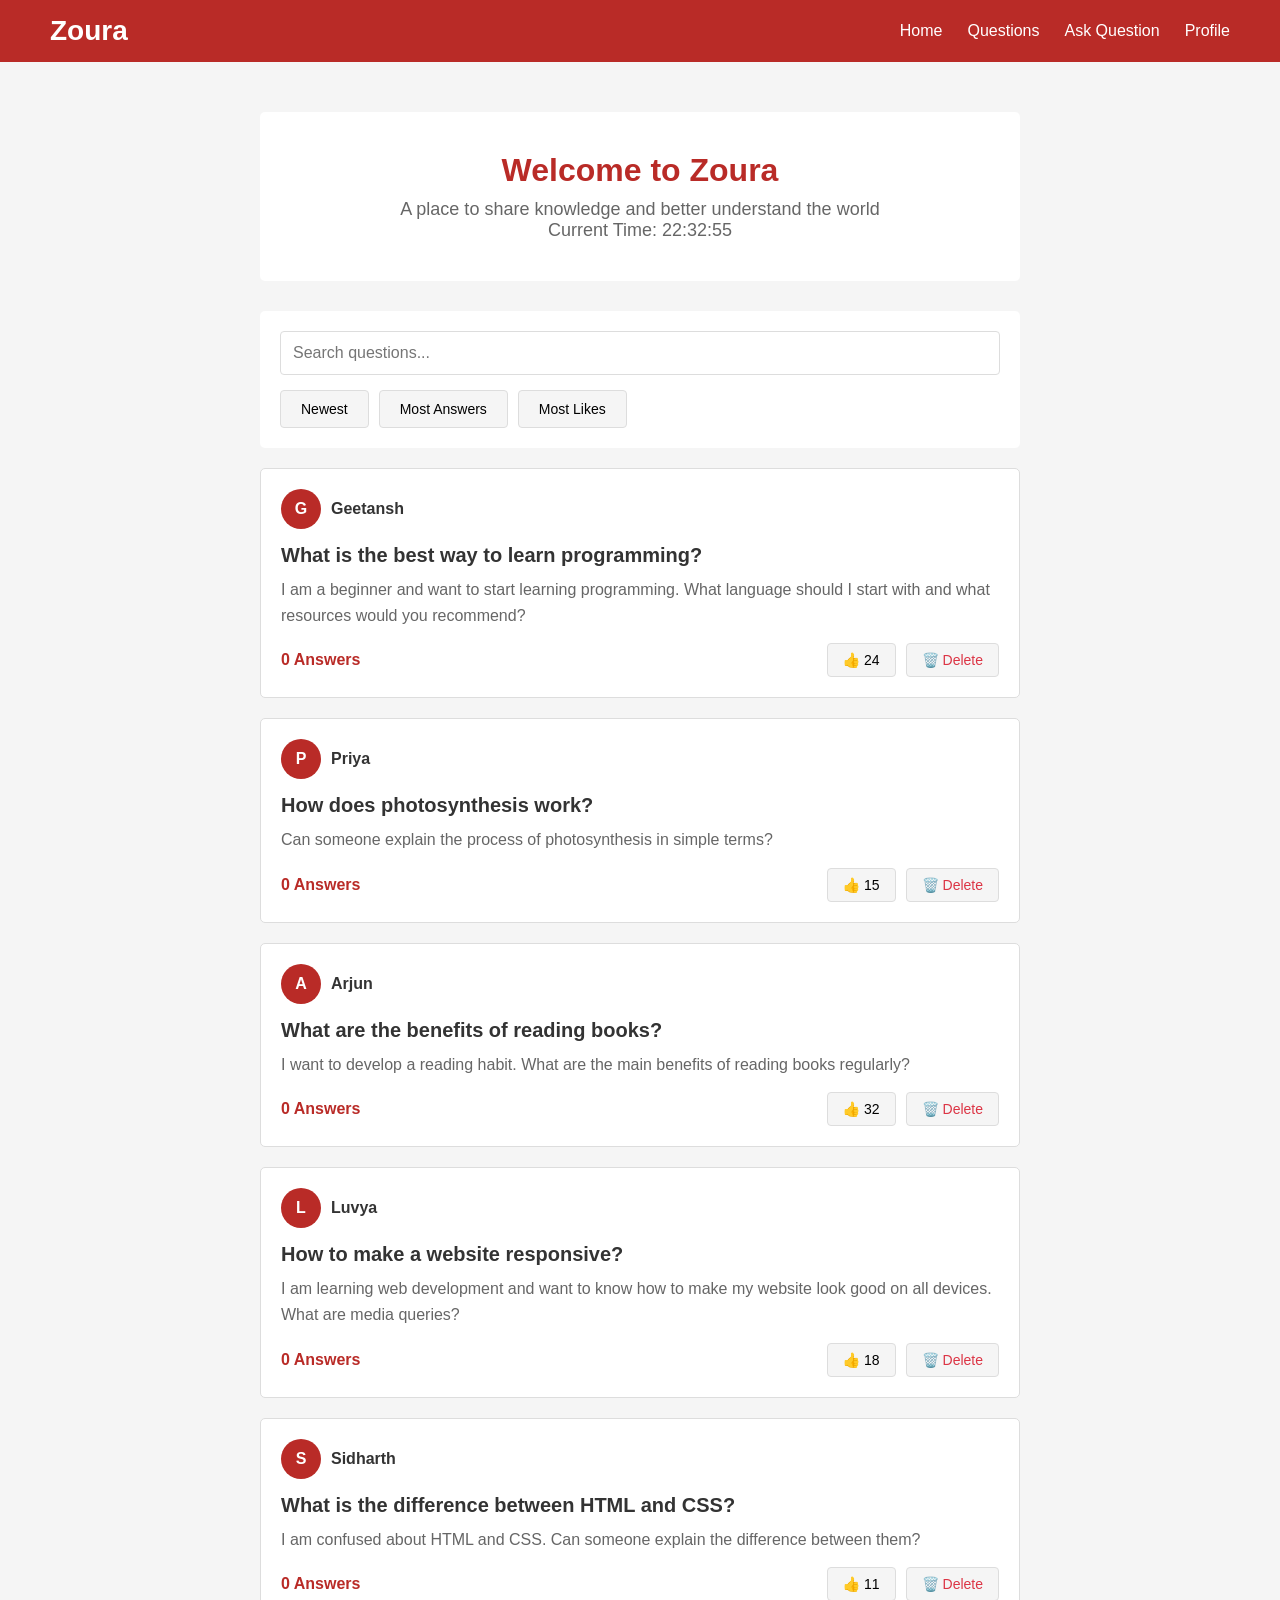
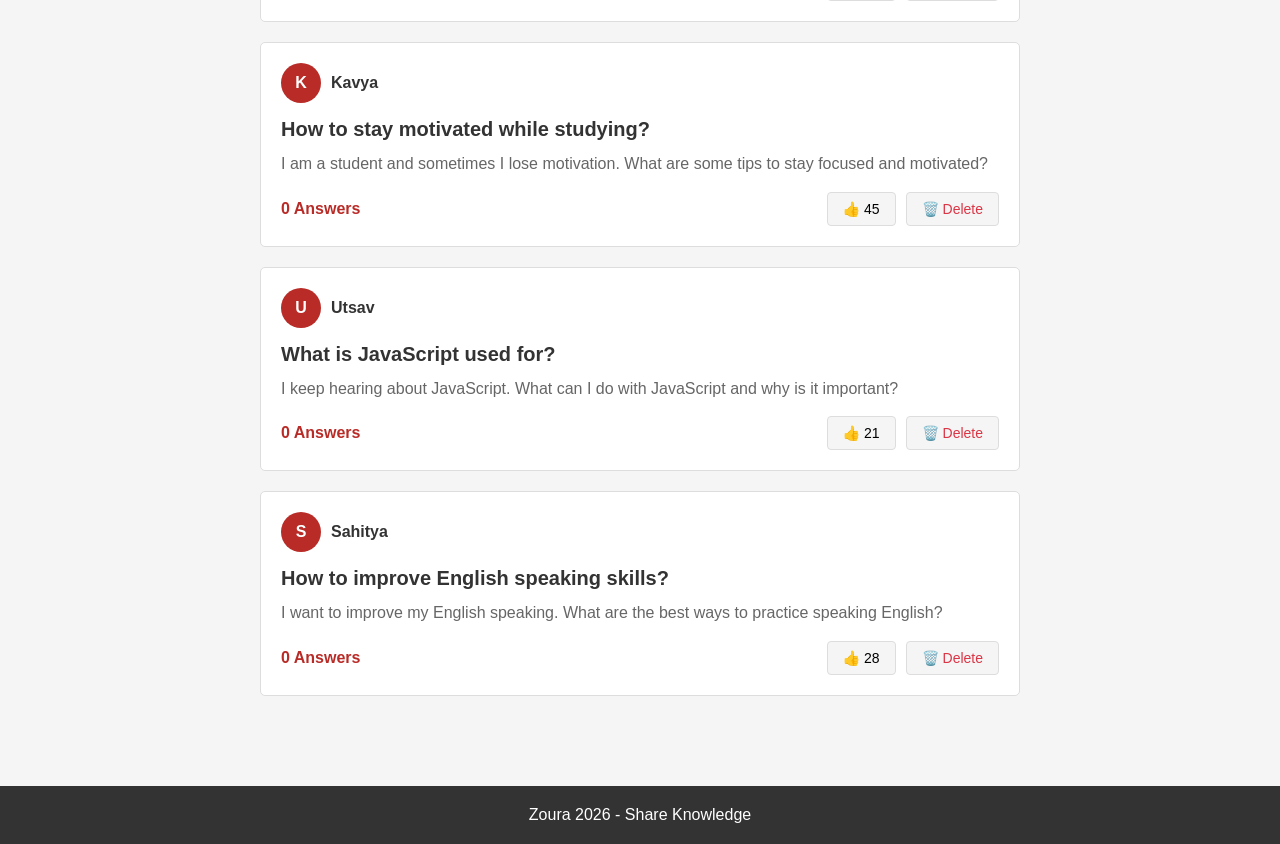
<file: index.html>
<!DOCTYPE html>
<html>

<head>
    <title>Zoura - Home</title>
    <link rel="stylesheet" href="style.css">
    <script src="script.js"></script>
    <meta name="viewport" content="width=device-width, initial-scale=1.0">
</head>

<body>
    <div class="header">
        <div class="logo">Zoura</div>
        <div class="nav">
            <a href="index.html">Home</a>
            <a href="questions.html">Questions</a>
            <a href="ask.html">Ask Question</a>
            <a href="profile.html">Profile</a>
        </div>
    </div>

    <div class="container">
        <div class="welcome">
            <h1>Welcome to Zoura</h1>
            <p>A place to share knowledge and better understand the world</p>
            <p id="currentTime"></p>
        </div>

        <div class="search-sort-box">
            <input type="text" id="searchInput" placeholder="Search questions..." onkeyup="searchQuestions()">
            <div class="sort-buttons">
                <button onclick="sortQuestions('newest')" class="sort-btn">Newest</button>
                <button onclick="sortQuestions('answers')" class="sort-btn">Most Answers</button>
                <button onclick="sortQuestions('likes')" class="sort-btn">Most Likes</button>
            </div>
        </div>

        <div id="questionsContainer"></div>
    </div>

    <div class="footer">
        <p>Zoura 2026 - Share Knowledge</p>
    </div>
</body>

</html>
</file>
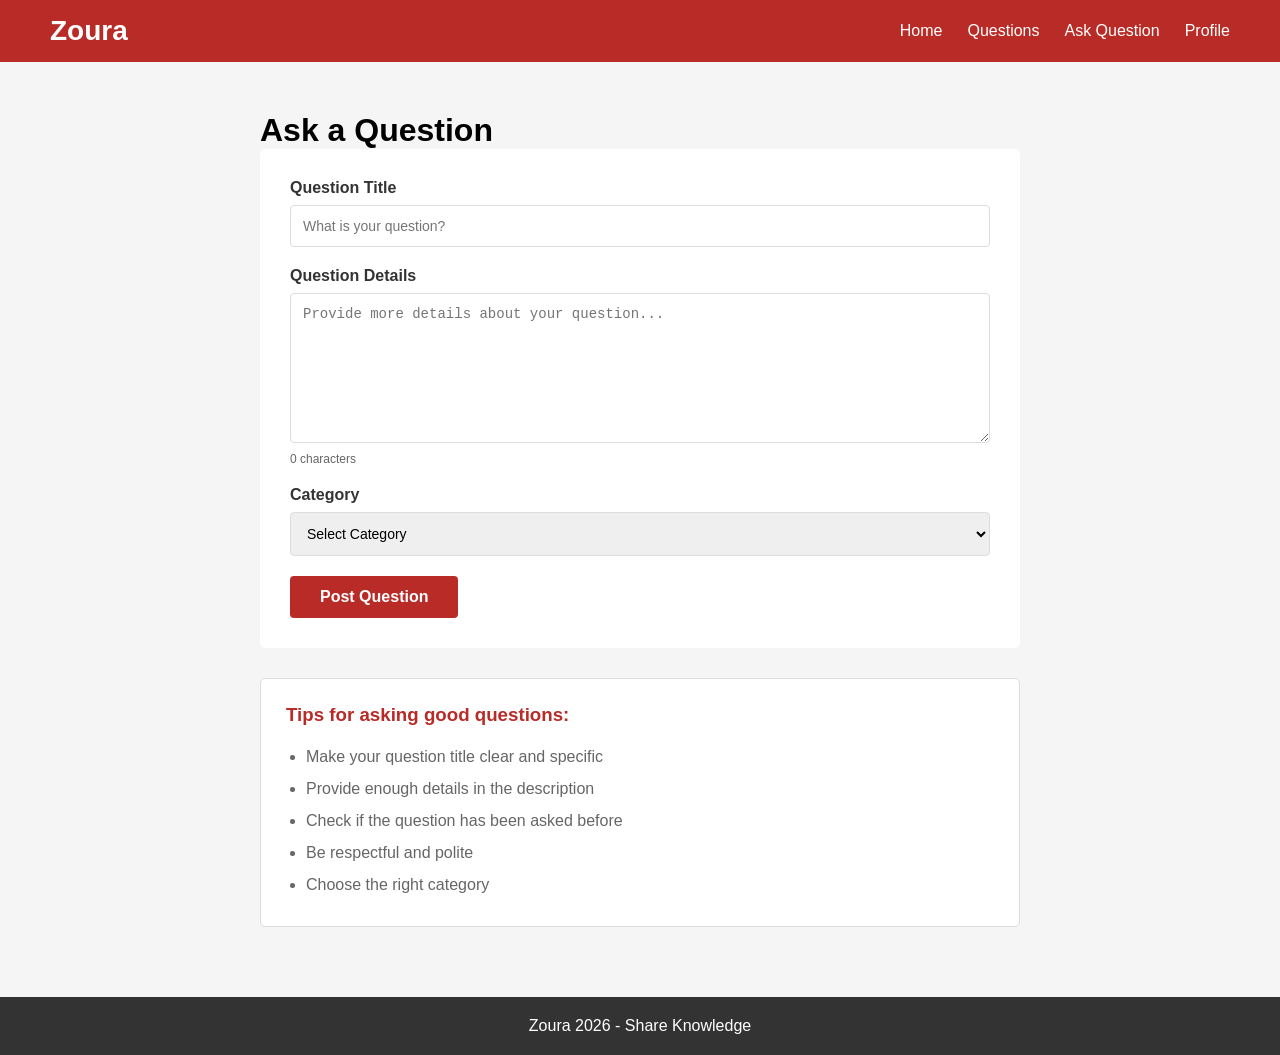
<file: ask.html>
<!DOCTYPE html>
<html>

<head>
    <title>Zoura - Ask Question</title>
    <link rel="stylesheet" href="style.css">
    <script src="script.js"></script>
    <meta name="viewport" content="width=device-width, initial-scale=1.0">
</head>

<body>
    <div class="header">
        <div class="logo">Zoura</div>
        <div class="nav">
            <a href="index.html">Home</a>
            <a href="questions.html">Questions</a>
            <a href="ask.html">Ask Question</a>
            <a href="profile.html">Profile</a>
        </div>
    </div>

    <div class="container">
        <h1>Ask a Question</h1>

        <div class="form-box">
            <div class="form-group">
                <label>Question Title</label>
                <input type="text" id="questionTitle" placeholder="What is your question?">
            </div>

            <div class="form-group">
                <label>Question Details</label>
                <textarea id="questionDetails" placeholder="Provide more details about your question..."
                    oninput="updateCharCount()"></textarea>
                <div id="charCount" class="char-count">0 characters</div>
            </div>

            <div class="form-group">
                <label>Category</label>
                <select id="questionCategory">
                    <option>Select Category</option>
                    <option>Technology</option>
                    <option>Science</option>
                    <option>Education</option>
                    <option>Health</option>
                    <option>Sports</option>
                    <option>Other</option>
                </select>
            </div>

            <button class="submit-btn" onclick="postQuestion()">Post Question</button>
        </div>

        <div class="tips-box">
            <h3>Tips for asking good questions:</h3>
            <ul>
                <li>Make your question title clear and specific</li>
                <li>Provide enough details in the description</li>
                <li>Check if the question has been asked before</li>
                <li>Be respectful and polite</li>
                <li>Choose the right category</li>
            </ul>
        </div>
    </div>

    <div class="footer">
        <p>Zoura 2026 - Share Knowledge</p>
    </div>
</body>

</html>
</file>
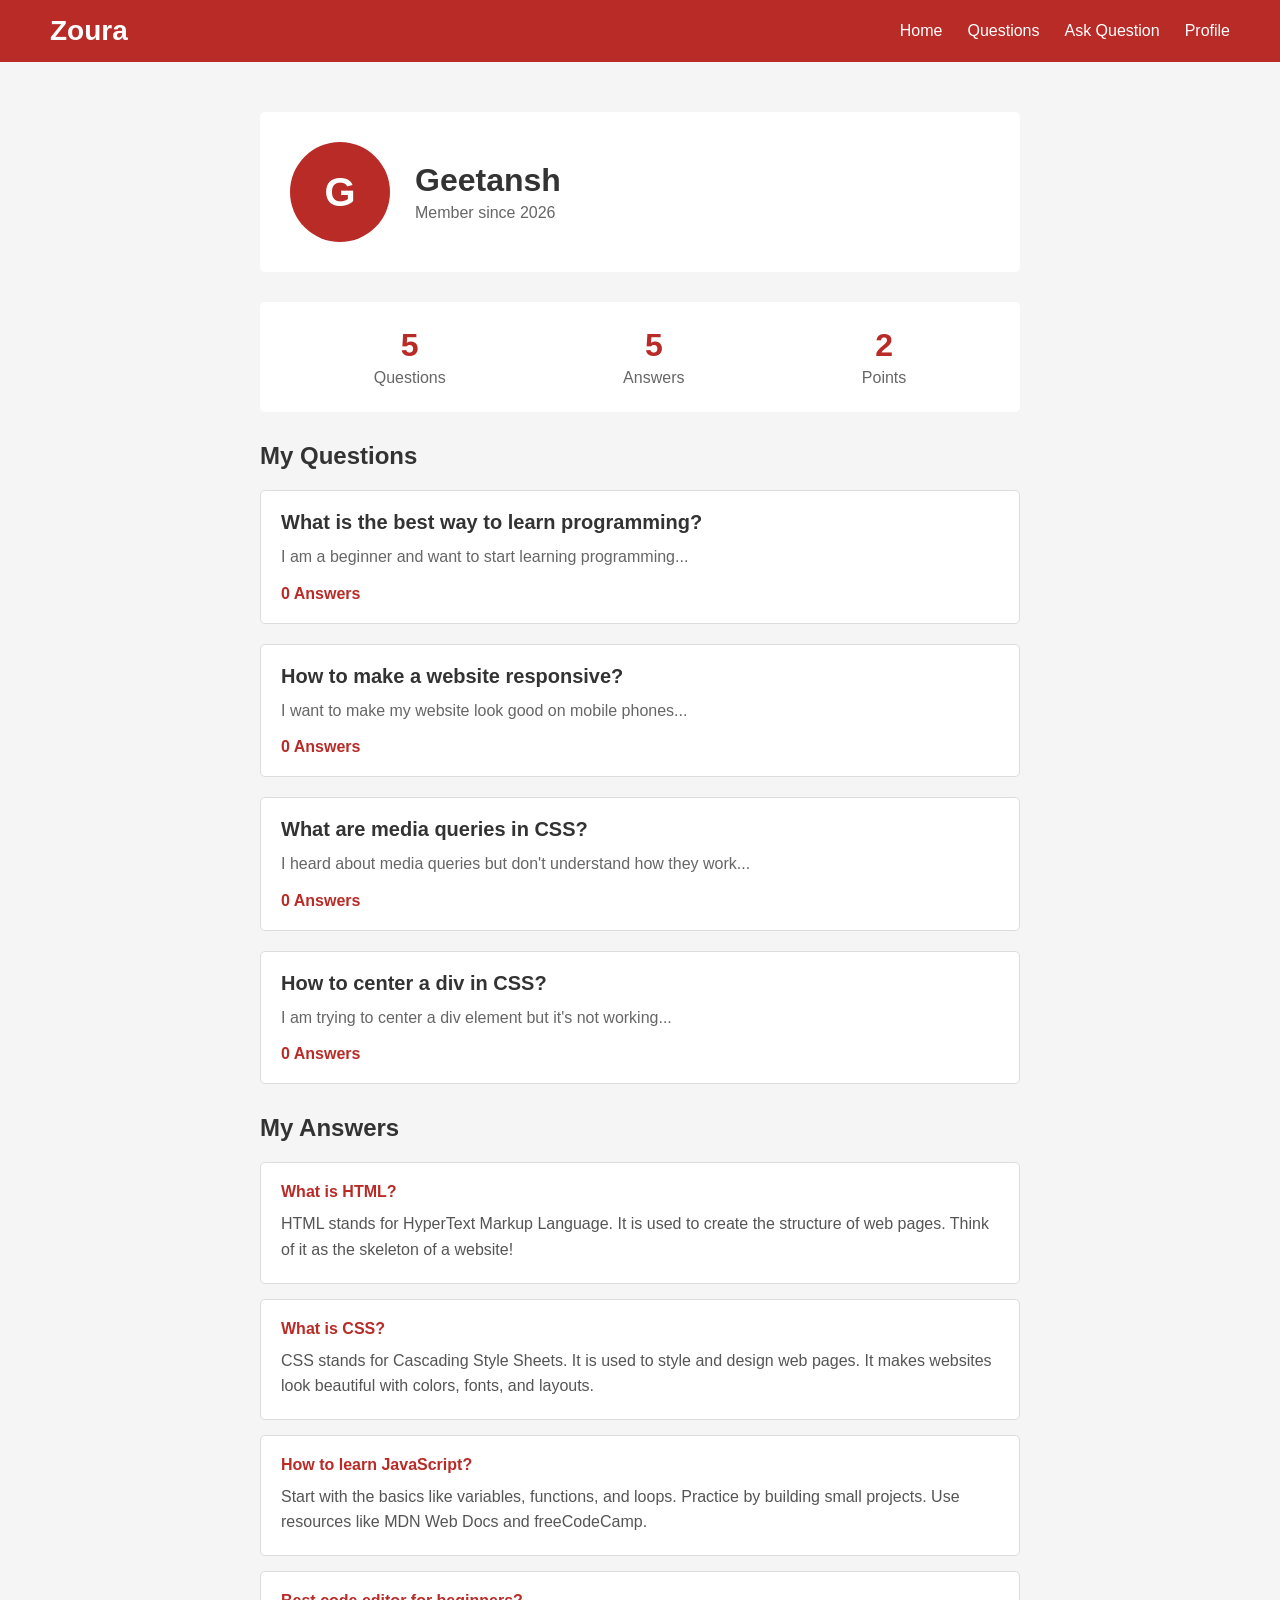
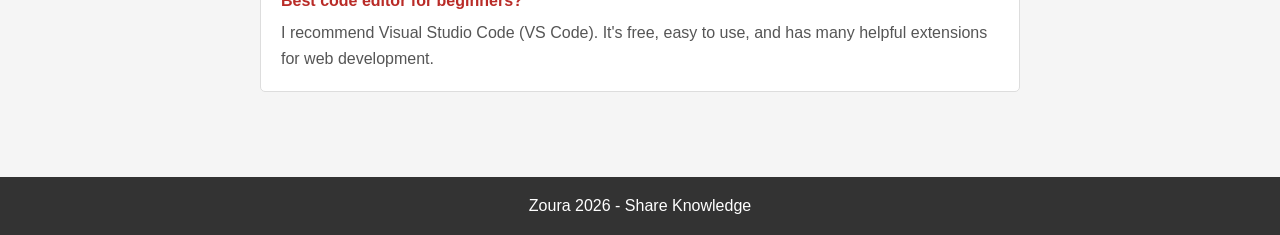
<file: profile.html>
<!DOCTYPE html>
<html>

<head>
    <title>Zoura - Profile</title>
    <link rel="stylesheet" href="style.css">
    <meta name="viewport" content="width=device-width, initial-scale=1.0">
</head>

<body>
    <div class="header">
        <div class="logo">Zoura</div>
        <div class="nav">
            <a href="index.html">Home</a>
            <a href="questions.html">Questions</a>
            <a href="ask.html">Ask Question</a>
            <a href="profile.html">Profile</a>
        </div>
    </div>

    <div class="container">
        <div class="profile-header">
            <div class="profile-pic-large">G</div>
            <div class="profile-info">
                <h1>Geetansh</h1>
                <p>Member since 2026</p>
            </div>
        </div>

        <div class="stats-box">
            <div class="stat">
                <div class="stat-number">5</div>
                <div class="stat-label">Questions</div>
            </div>
            <div class="stat">
                <div class="stat-number">5</div>
                <div class="stat-label">Answers</div>
            </div>
            <div class="stat">
                <div class="stat-number">2</div>
                <div class="stat-label">Points</div>
            </div>
        </div>

        <h2>My Questions</h2>

        <div class="question-box">
            <div class="question-title">What is the best way to learn programming?</div>
            <div class="question-text">I am a beginner and want to start learning programming...</div>
            <div class="answer-count">0 Answers</div>
        </div>

        <div class="question-box">
            <div class="question-title">How to make a website responsive?</div>
            <div class="question-text">I want to make my website look good on mobile phones...</div>
            <div class="answer-count">0 Answers</div>
        </div>

        <div class="question-box">
            <div class="question-title">What are media queries in CSS?</div>
            <div class="question-text">I heard about media queries but don't understand how they work...</div>
            <div class="answer-count">0 Answers</div>
        </div>

        <div class="question-box">
            <div class="question-title">How to center a div in CSS?</div>
            <div class="question-text">I am trying to center a div element but it's not working...</div>
            <div class="answer-count">0 Answers</div>
        </div>

        <h2>My Answers</h2>

        <div class="answer-box">
            <div class="question-title-small">What is HTML?</div>
            <div class="answer-text">HTML stands for HyperText Markup Language. It is used to create the structure of
                web pages. Think of it as the skeleton of a website!</div>
        </div>

        <div class="answer-box">
            <div class="question-title-small">What is CSS?</div>
            <div class="answer-text">CSS stands for Cascading Style Sheets. It is used to style and design web pages. It
                makes websites look beautiful with colors, fonts, and layouts.</div>
        </div>

        <div class="answer-box">
            <div class="question-title-small">How to learn JavaScript?</div>
            <div class="answer-text">Start with the basics like variables, functions, and loops. Practice by building
                small projects. Use resources like MDN Web Docs and freeCodeCamp.</div>
        </div>

        <div class="answer-box">
            <div class="question-title-small">Best code editor for beginners?</div>
            <div class="answer-text">I recommend Visual Studio Code (VS Code). It's free, easy to use, and has many
                helpful extensions for web development.</div>
        </div>
    </div>

    <div class="footer">
        <p>Zoura 2026 - Share Knowledge</p>
    </div>
</body>

</html>
</file>
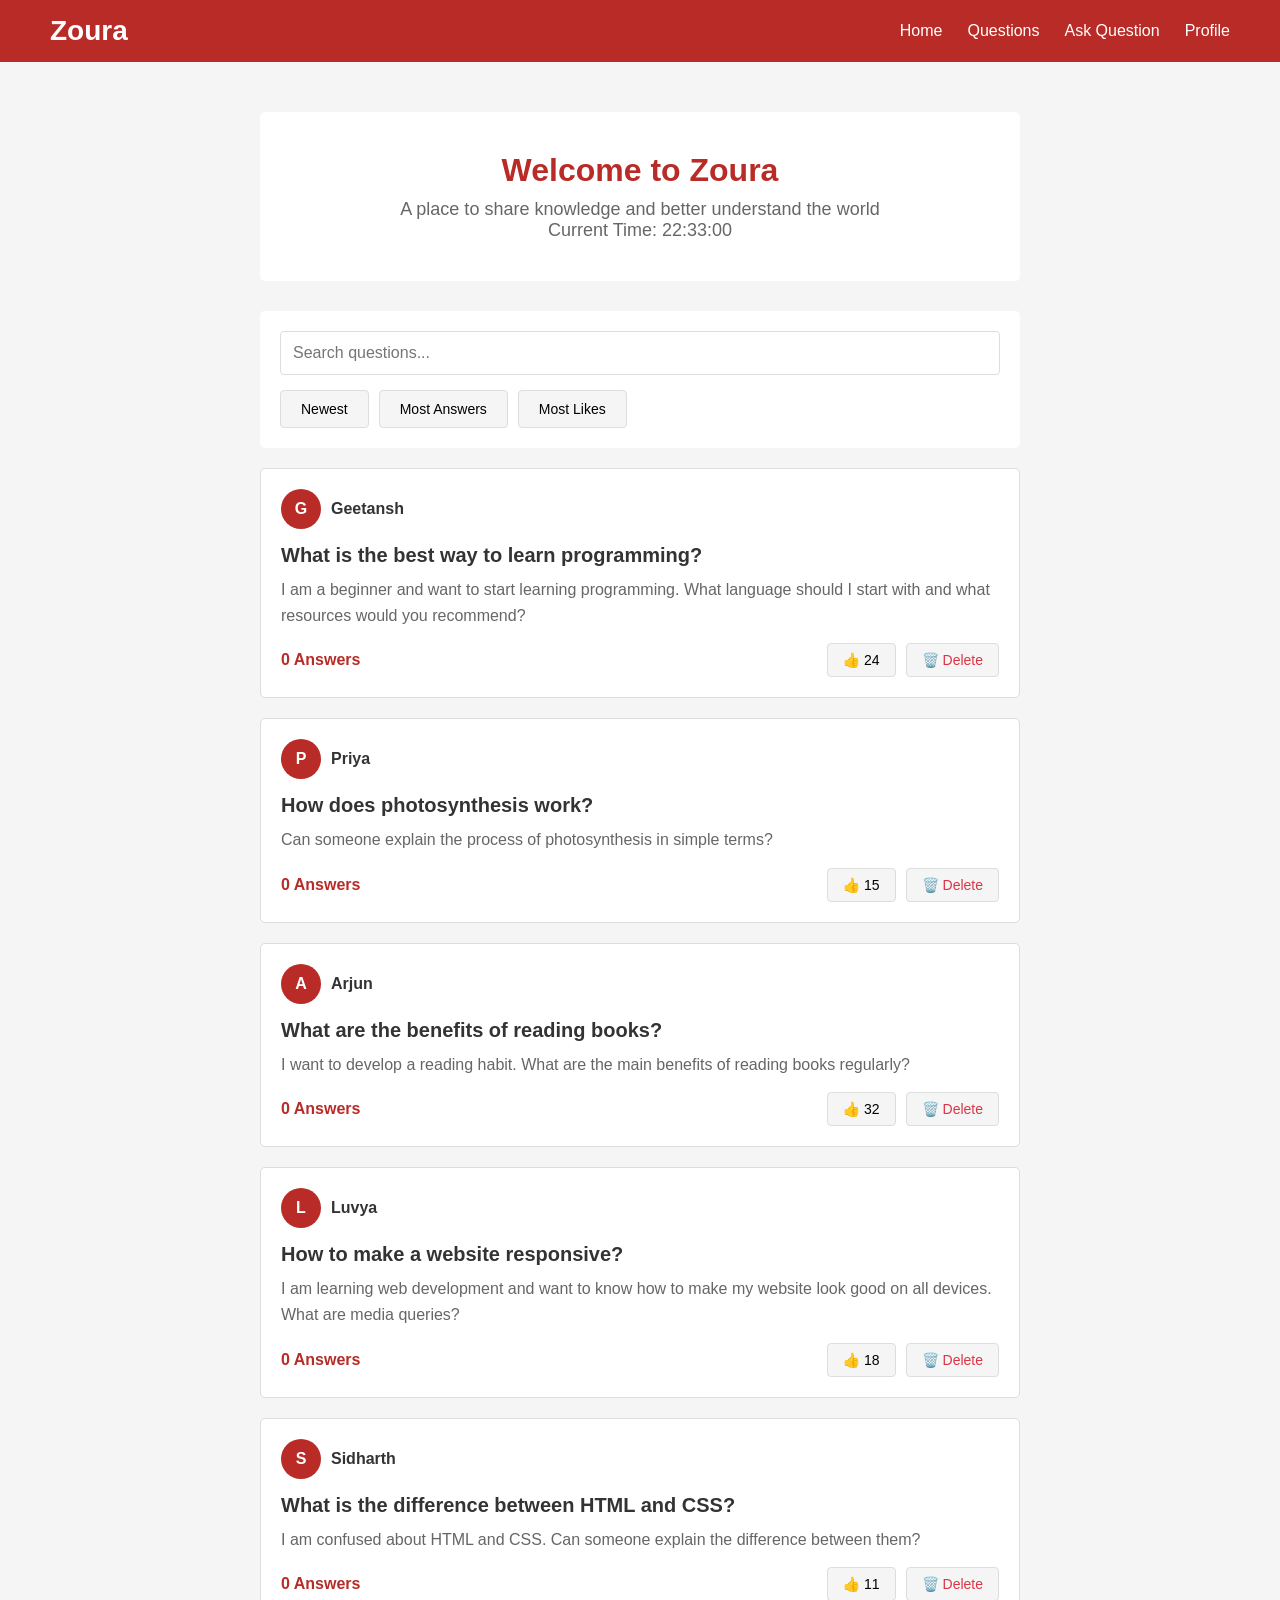
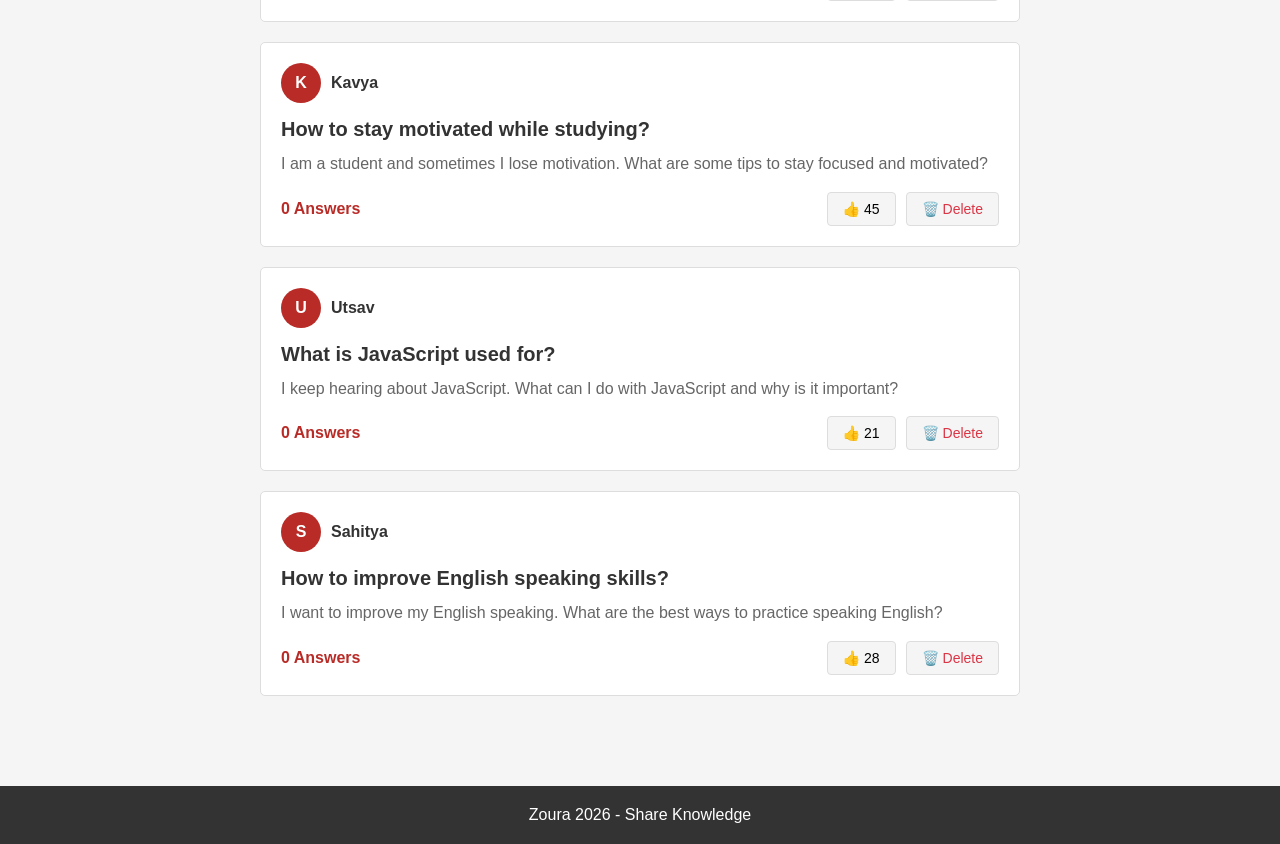
<file: question-detail.html>
<!DOCTYPE html>
<html>

<head>
    <title>Zoura - Question Details</title>
    <link rel="stylesheet" href="style.css">
    <script src="script.js"></script>
    <meta name="viewport" content="width=device-width, initial-scale=1.0">
</head>

<body>
    <div class="header">
        <div class="logo">Zoura</div>
        <div class="nav">
            <a href="index.html">Home</a>
            <a href="questions.html">Questions</a>
            <a href="ask.html">Ask Question</a>
            <a href="profile.html">Profile</a>
        </div>
    </div>

    <div class="container">
        <div class="question-detail">
            <div class="user-info">
                <div class="user-pic" id="questionInitial">U</div>
                <div class="user-name" id="questionUser">User Name</div>
            </div>
            <div class="question-title" id="questionTitle">Question Title</div>
            <div class="question-text" id="questionText">Question text will appear here...</div>
            <div class="question-stats">
                <span>👍 <span id="questionLikes">0</span> likes</span>
            </div>
        </div>

        <h2>Answers</h2>
        <div id="answersContainer"></div>

        <h3>Your Answer</h3>
        <div class="answer-form">
            <textarea id="answerInput" placeholder="Write your answer here..." rows="6"></textarea>
            <button class="submit-btn" onclick="postAnswer()">Post Answer</button>
        </div>
    </div>

    <div class="footer">
        <p>Zoura 2026 - Share Knowledge</p>
    </div>

    <script>
        window.onload = function () {
            loadQuestionDetail();
        };
    </script>
</body>

</html>
</file>
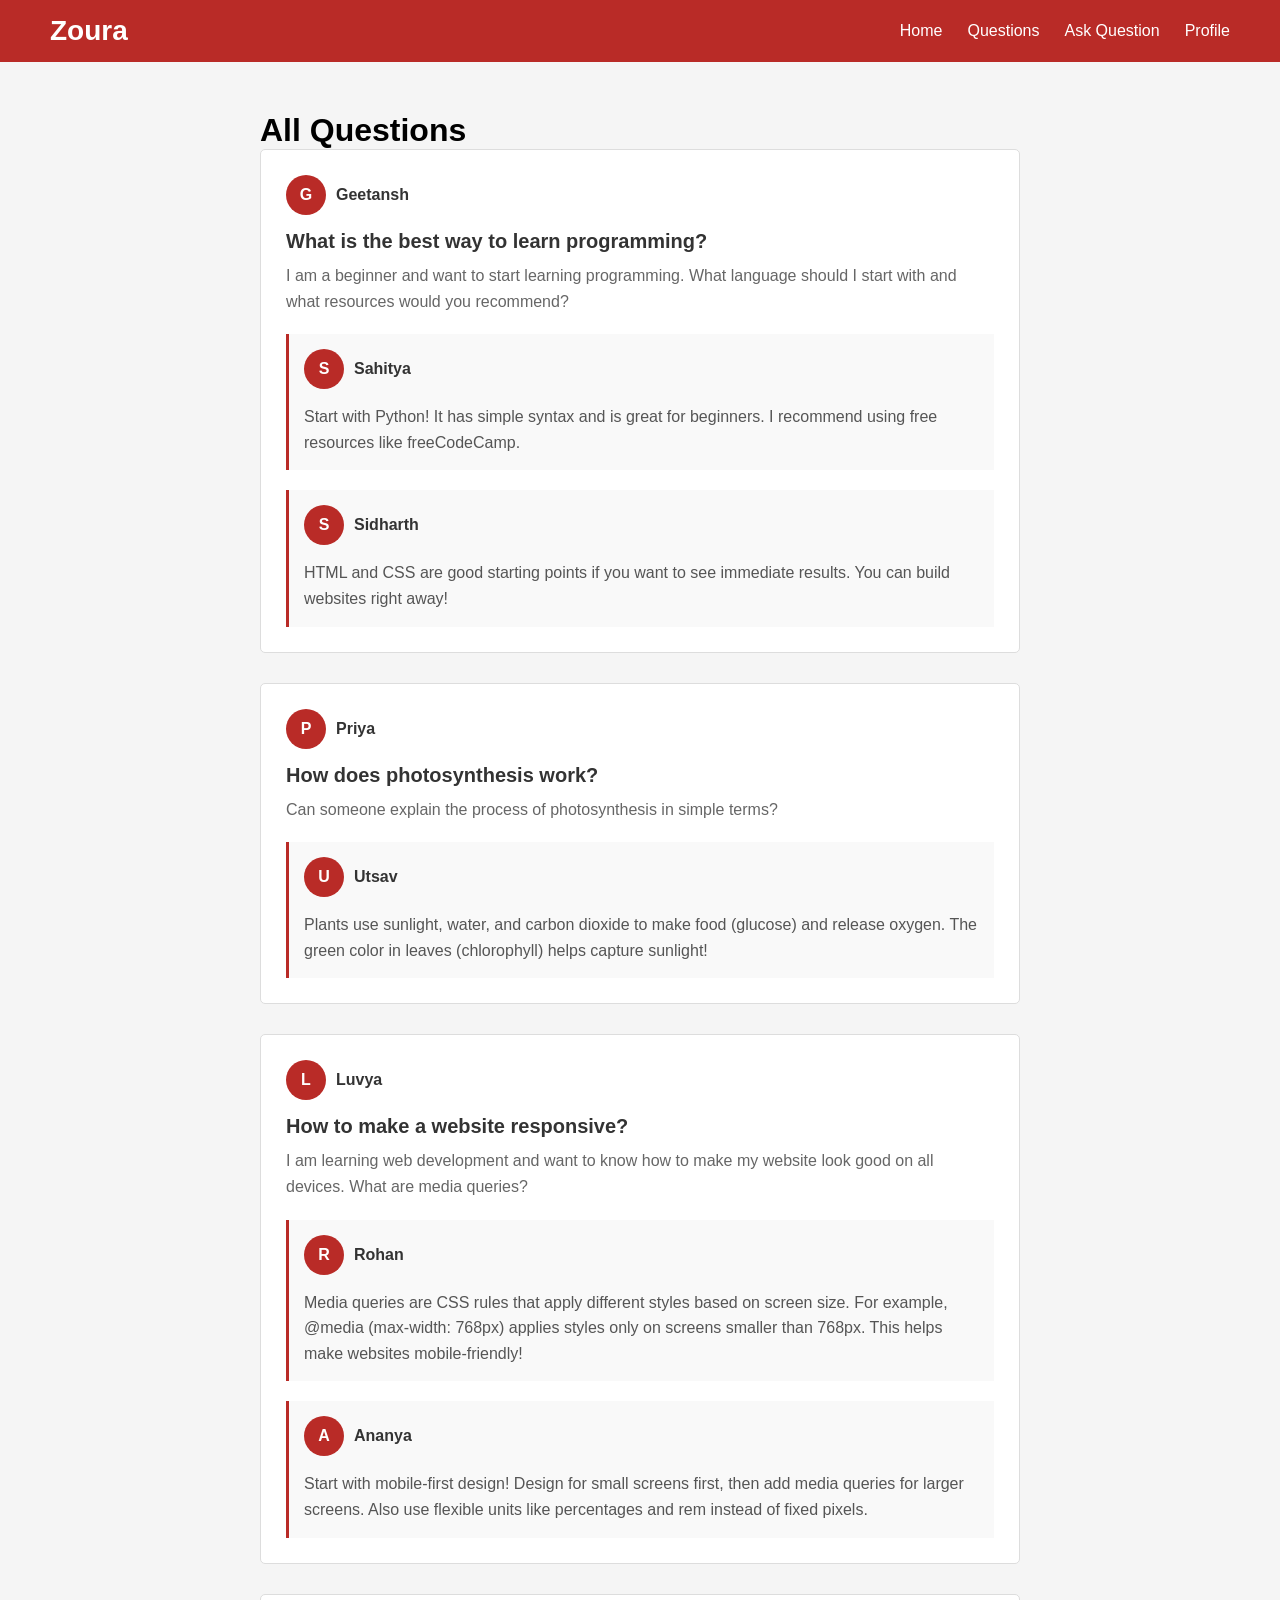
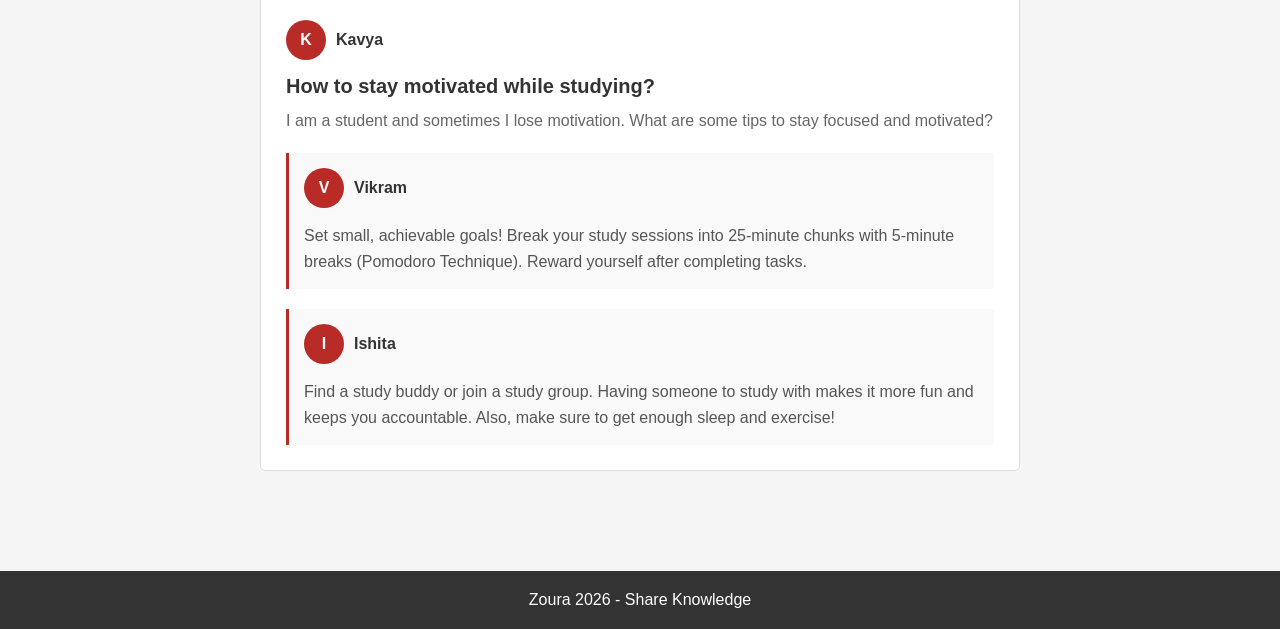
<file: questions.html>
<!DOCTYPE html>
<html>

<head>
    <title>Zoura - Questions</title>
    <link rel="stylesheet" href="style.css">
    <meta name="viewport" content="width=device-width, initial-scale=1.0">
</head>

<body>
    <div class="header">
        <div class="logo">Zoura</div>
        <div class="nav">
            <a href="index.html">Home</a>
            <a href="questions.html">Questions</a>
            <a href="ask.html">Ask Question</a>
            <a href="profile.html">Profile</a>
        </div>
    </div>

    <div class="container">
        <h1>All Questions</h1>

        <div class="question-detail">
            <div class="user-info">
                <div class="user-pic">G</div>
                <div class="user-name">Geetansh</div>
            </div>
            <div class="question-title">What is the best way to learn programming?</div>
            <div class="question-text">I am a beginner and want to start learning programming. What language should I
                start with and what resources would you recommend?</div>

            <div class="answer">
                <div class="user-info">
                    <div class="user-pic">S</div>
                    <div class="user-name">Sahitya</div>
                </div>
                <div class="answer-text">Start with Python! It has simple syntax and is great for beginners. I recommend
                    using free resources like freeCodeCamp.</div>
            </div>

            <div class="answer">
                <div class="user-info">
                    <div class="user-pic">S</div>
                    <div class="user-name">Sidharth</div>
                </div>
                <div class="answer-text">HTML and CSS are good starting points if you want to see immediate results. You
                    can build websites right away!</div>
            </div>
        </div>

        <div class="question-detail">
            <div class="user-info">
                <div class="user-pic">P</div>
                <div class="user-name">Priya</div>
            </div>
            <div class="question-title">How does photosynthesis work?</div>
            <div class="question-text">Can someone explain the process of photosynthesis in simple terms?</div>

            <div class="answer">
                <div class="user-info">
                    <div class="user-pic">U</div>
                    <div class="user-name">Utsav</div>
                </div>
                <div class="answer-text">Plants use sunlight, water, and carbon dioxide to make food (glucose) and
                    release oxygen. The green color in leaves (chlorophyll) helps capture sunlight!</div>
            </div>
        </div>

        <div class="question-detail">
            <div class="user-info">
                <div class="user-pic">L</div>
                <div class="user-name">Luvya</div>
            </div>
            <div class="question-title">How to make a website responsive?</div>
            <div class="question-text">I am learning web development and want to know how to make my website look good
                on all devices. What are media queries?</div>

            <div class="answer">
                <div class="user-info">
                    <div class="user-pic">R</div>
                    <div class="user-name">Rohan</div>
                </div>
                <div class="answer-text">Media queries are CSS rules that apply different styles based on screen size.
                    For example, @media (max-width: 768px) applies styles only on screens smaller than 768px. This helps
                    make websites mobile-friendly!</div>
            </div>

            <div class="answer">
                <div class="user-info">
                    <div class="user-pic">A</div>
                    <div class="user-name">Ananya</div>
                </div>
                <div class="answer-text">Start with mobile-first design! Design for small screens first, then add media
                    queries for larger screens. Also use flexible units like percentages and rem instead of fixed
                    pixels.</div>
            </div>
        </div>

        <div class="question-detail">
            <div class="user-info">
                <div class="user-pic">K</div>
                <div class="user-name">Kavya</div>
            </div>
            <div class="question-title">How to stay motivated while studying?</div>
            <div class="question-text">I am a student and sometimes I lose motivation. What are some tips to stay
                focused and motivated?</div>

            <div class="answer">
                <div class="user-info">
                    <div class="user-pic">V</div>
                    <div class="user-name">Vikram</div>
                </div>
                <div class="answer-text">Set small, achievable goals! Break your study sessions into 25-minute chunks
                    with 5-minute breaks (Pomodoro Technique). Reward yourself after completing tasks.</div>
            </div>

            <div class="answer">
                <div class="user-info">
                    <div class="user-pic">I</div>
                    <div class="user-name">Ishita</div>
                </div>
                <div class="answer-text">Find a study buddy or join a study group. Having someone to study with makes it
                    more fun and keeps you accountable. Also, make sure to get enough sleep and exercise!</div>
            </div>
        </div>
    </div>

    <div class="footer">
        <p>Zoura 2026 - Share Knowledge</p>
    </div>
</body>

</html>
</file>
<file: style.css>
* {
    margin: 0;
    padding: 0;
    box-sizing: border-box;
}

body {
    font-family: Arial, sans-serif;
    background-color: #f5f5f5;
}

.header {
    background-color: #b92b27;
    color: white;
    padding: 15px 50px;
    display: flex;
    justify-content: space-between;
    align-items: center;
}

.logo {
    font-size: 28px;
    font-weight: bold;
}

.nav {
    display: flex;
    gap: 25px;
}

.nav a {
    color: white;
    text-decoration: none;
    font-size: 16px;
}

.nav a:hover {
    text-decoration: underline;
}


.container {
    max-width: 800px;
    margin: 30px auto;
    padding: 20px;
}


.welcome {
    background-color: white;
    padding: 40px;
    text-align: center;
    border-radius: 5px;
    margin-bottom: 30px;
}

.welcome h1 {
    color: #b92b27;
    margin-bottom: 10px;
}

.welcome p {
    color: #666;
    font-size: 18px;
}


.question-box {
    background-color: white;
    padding: 20px;
    margin-bottom: 20px;
    border-radius: 5px;
    border: 1px solid #ddd;
}

.user-info {
    display: flex;
    align-items: center;
    margin-bottom: 15px;
}

.user-pic {
    width: 40px;
    height: 40px;
    background-color: #b92b27;
    color: white;
    border-radius: 50%;
    display: flex;
    align-items: center;
    justify-content: center;
    font-weight: bold;
    margin-right: 10px;
}

.user-name {
    font-weight: bold;
    color: #333;
}

.question-title {
    font-size: 20px;
    font-weight: bold;
    color: #333;
    margin-bottom: 10px;
}

.question-text {
    color: #666;
    line-height: 1.6;
    margin-bottom: 15px;
}

.answer-count {
    color: #b92b27;
    font-weight: bold;
}

.answer-count.clickable {
    cursor: pointer;
    transition: color 0.2s;
}

.answer-count.clickable:hover {
    color: #8a1f1c;
    text-decoration: underline;
}


.search-sort-box {
    background-color: white;
    padding: 20px;
    margin-bottom: 20px;
    border-radius: 5px;
}

#searchInput {
    width: 100%;
    padding: 12px;
    border: 1px solid #ddd;
    border-radius: 4px;
    font-size: 16px;
    margin-bottom: 15px;
}

.sort-buttons {
    display: flex;
    gap: 10px;
}

.sort-btn {
    padding: 10px 20px;
    background-color: #f5f5f5;
    border: 1px solid #ddd;
    border-radius: 4px;
    cursor: pointer;
    font-size: 14px;
}

.sort-btn:hover {
    background-color: #b92b27;
    color: white;
}


.question-actions {
    display: flex;
    justify-content: space-between;
    align-items: center;
    margin-top: 10px;
}

.action-buttons {
    display: flex;
    gap: 10px;
}

.like-btn {
    padding: 8px 15px;
    background-color: #f5f5f5;
    border: 1px solid #ddd;
    border-radius: 4px;
    cursor: pointer;
    font-size: 14px;
}

.like-btn:hover {
    background-color: #b92b27;
    color: white;
}

.delete-btn {
    padding: 8px 15px;
    background-color: #f5f5f5;
    border: 1px solid #ddd;
    border-radius: 4px;
    cursor: pointer;
    font-size: 14px;
    color: #dc3545;
}

.delete-btn:hover {
    background-color: #dc3545;
    color: white;
}


.char-count {
    font-size: 12px;
    color: #666;
    margin-top: 5px;
}


.notification {
    position: fixed;
    top: 20px;
    right: 20px;
    padding: 15px 25px;
    border-radius: 5px;
    color: white;
    font-weight: bold;
    z-index: 1000;
    opacity: 1;
    transition: opacity 0.3s;
}

.notification.success {
    background-color: #28a745;
}

.notification.error {
    background-color: #dc3545;
}


.no-results {
    text-align: center;
    padding: 40px;
    color: #666;
    font-size: 18px;
}


.question-detail {
    background-color: white;
    padding: 25px;
    margin-bottom: 30px;
    border-radius: 5px;
    border: 1px solid #ddd;
}

.answer {
    background-color: #f9f9f9;
    padding: 15px;
    margin-top: 20px;
    border-left: 3px solid #b92b27;
}

.answer-text {
    color: #555;
    line-height: 1.6;
}

.answer-form {
    display: flex;
    flex-direction: column;
    gap: 15px;
}

.answer-form textarea {
    width: 100%;
    padding: 12px;
    border: 1px solid #ddd;
    border-radius: 4px;
    font-size: 14px;
    resize: vertical;
}

.no-answers {
    text-align: center;
    padding: 20px;
    color: #666;
    font-style: italic;
}

.question-stats {
    margin-top: 15px;
    padding-top: 15px;
    border-top: 1px solid #eee;
    color: #666;
}


.form-box {
    background-color: white;
    padding: 30px;
    border-radius: 5px;
    margin-bottom: 30px;
}

.form-group {
    margin-bottom: 20px;
}

.form-group label {
    display: block;
    font-weight: bold;
    margin-bottom: 8px;
    color: #333;
}

.form-group input,
.form-group textarea,
.form-group select {
    width: 100%;
    padding: 12px;
    border: 1px solid #ddd;
    border-radius: 4px;
    font-size: 14px;
}

.form-group textarea {
    height: 150px;
    resize: vertical;
}

.submit-btn {
    background-color: #b92b27;
    color: white;
    padding: 12px 30px;
    border: none;
    border-radius: 4px;
    font-size: 16px;
    cursor: pointer;
    font-weight: bold;
}

.submit-btn:hover {
    background-color: #a02622;
}


.tips-box {
    background-color: white;
    padding: 25px;
    border-radius: 5px;
    border: 1px solid #ddd;
}

.tips-box h3 {
    color: #b92b27;
    margin-bottom: 15px;
}

.tips-box ul {
    margin-left: 20px;
}

.tips-box li {
    color: #666;
    line-height: 2;
}


.profile-header {
    background-color: white;
    padding: 30px;
    border-radius: 5px;
    margin-bottom: 30px;
    display: flex;
    align-items: center;
}

.profile-pic-large {
    width: 100px;
    height: 100px;
    background-color: #b92b27;
    color: white;
    border-radius: 50%;
    display: flex;
    align-items: center;
    justify-content: center;
    font-size: 40px;
    font-weight: bold;
    margin-right: 25px;
}

.profile-info h1 {
    color: #333;
    margin-bottom: 5px;
}

.profile-info p {
    color: #666;
}


.stats-box {
    background-color: white;
    padding: 25px;
    border-radius: 5px;
    margin-bottom: 30px;
    display: flex;
    justify-content: space-around;
}

.stat {
    text-align: center;
}

.stat-number {
    font-size: 32px;
    font-weight: bold;
    color: #b92b27;
}

.stat-label {
    color: #666;
    margin-top: 5px;
}

h2 {
    color: #333;
    margin: 30px 0 20px 0;
}

.answer-box {
    background-color: white;
    padding: 20px;
    margin-bottom: 15px;
    border-radius: 5px;
    border: 1px solid #ddd;
}

.question-title-small {
    font-size: 16px;
    font-weight: bold;
    color: #b92b27;
    margin-bottom: 10px;
}


.footer {
    background-color: #333;
    color: white;
    text-align: center;
    padding: 20px;
    margin-top: 50px;
}

@media (max-width: 1024px) {
    .container {
        max-width: 90%;
        padding: 15px;
    }

    .header {
        padding: 15px 30px;
    }

    .question-title {
        font-size: 19px;
    }
}


@media (max-width: 768px) {
    .header {
        flex-direction: column;
        padding: 15px 20px;
    }

    .logo {
        margin-bottom: 15px;
        font-size: 26px;
    }

    .nav {
        flex-direction: row;
        flex-wrap: wrap;
        gap: 15px;
        justify-content: center;
    }

    .nav a {
        font-size: 15px;
    }

    .container {
        padding: 10px;
        margin: 20px auto;
        max-width: 95%;
    }

    .welcome {
        padding: 25px 20px;
    }

    .welcome h1 {
        font-size: 24px;
    }

    .welcome p {
        font-size: 16px;
    }

    .question-box,
    .question-detail,
    .form-box,
    .tips-box {
        padding: 15px;
    }

    .question-title {
        font-size: 18px;
    }

    .profile-header {
        flex-direction: column;
        text-align: center;
        padding: 25px;
    }

    .profile-pic-large {
        margin-right: 0;
        margin-bottom: 15px;
    }

    .stats-box {
        flex-direction: row;
        flex-wrap: wrap;
        gap: 15px;
        padding: 20px;
    }

    .stat {
        flex: 1;
        min-width: 100px;
    }

    .stat-number {
        font-size: 28px;
    }
}


@media (max-width: 480px) {
    .header {
        padding: 12px 15px;
    }

    .logo {
        font-size: 24px;
        margin-bottom: 10px;
    }

    .nav {
        flex-direction: row;
        gap: 5px;
    }

    .nav a {
        font-size: 14px;
        padding: 8px;
    }

    .container {
        margin: 15px auto;
    }

    .welcome {
        padding: 20px 15px;
    }

    .welcome h1 {
        font-size: 22px;
    }

    .welcome p {
        font-size: 14px;
    }

    .question-box,
    .question-detail,
    .form-box,
    .tips-box,
    .answer-box {
        padding: 15px;
        margin-bottom: 15px;
    }

    .sort-buttons {
        flex-wrap: wrap;
    }

    .sort-btn {
        flex: 1;
        min-width: 100px;
    }

    .question-title {
        font-size: 17px;
    }

    .question-text,
    .answer-text {
        font-size: 14px;
    }

    .user-pic {
        width: 35px;
        height: 35px;
        font-size: 14px;
    }

    .user-name {
        font-size: 14px;
    }

    .form-group input,
    .form-group textarea,
    .form-group select {
        font-size: 14px;
        padding: 10px;
    }

    .submit-btn {
        width: 100%;
        padding: 14px;
        font-size: 15px;
    }

    .profile-pic-large {
        width: 80px;
        height: 80px;
        font-size: 32px;
    }

    .profile-info h1 {
        font-size: 24px;
    }

    .stats-box {
        flex-direction: column;
        gap: 15px;
        padding: 15px;
    }

    .stat-number {
        font-size: 26px;
    }

    h2 {
        font-size: 20px;
    }

    .footer {
        padding: 15px;
        font-size: 14px;
    }
}
</file>
